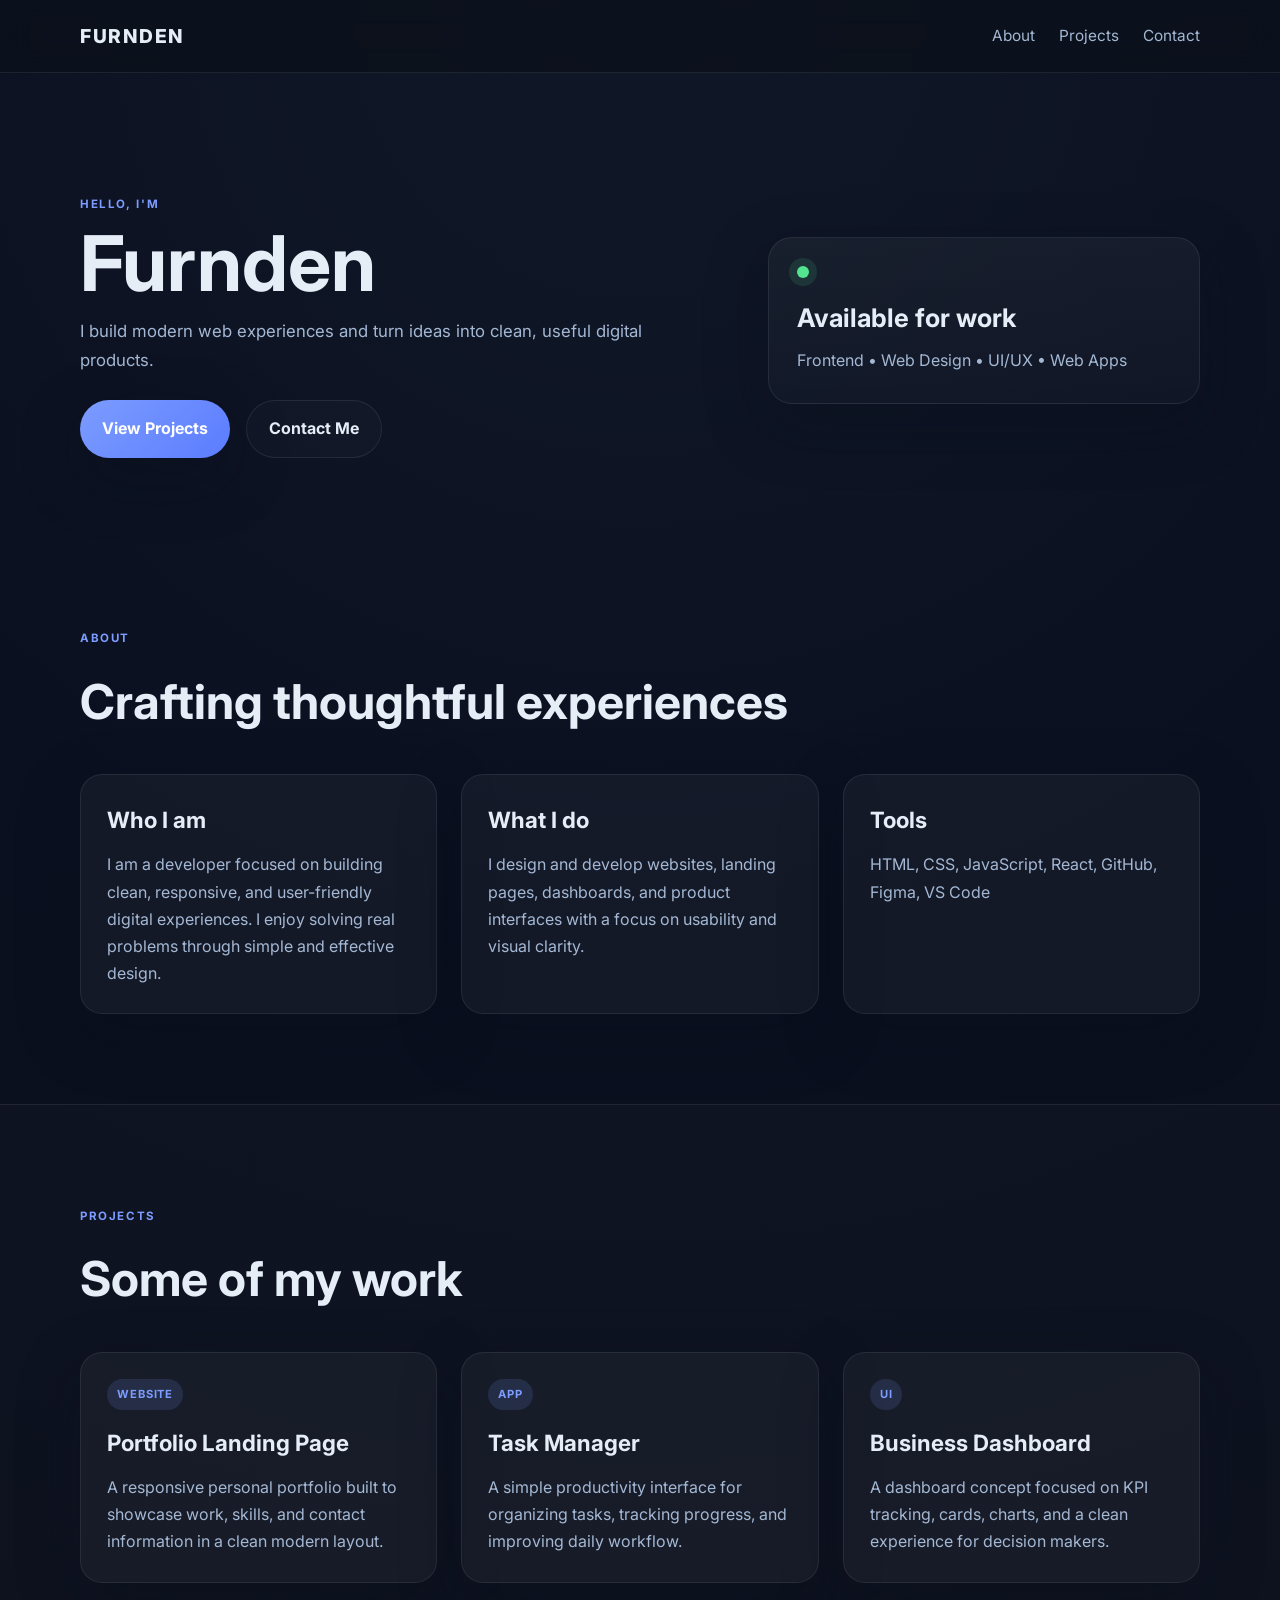
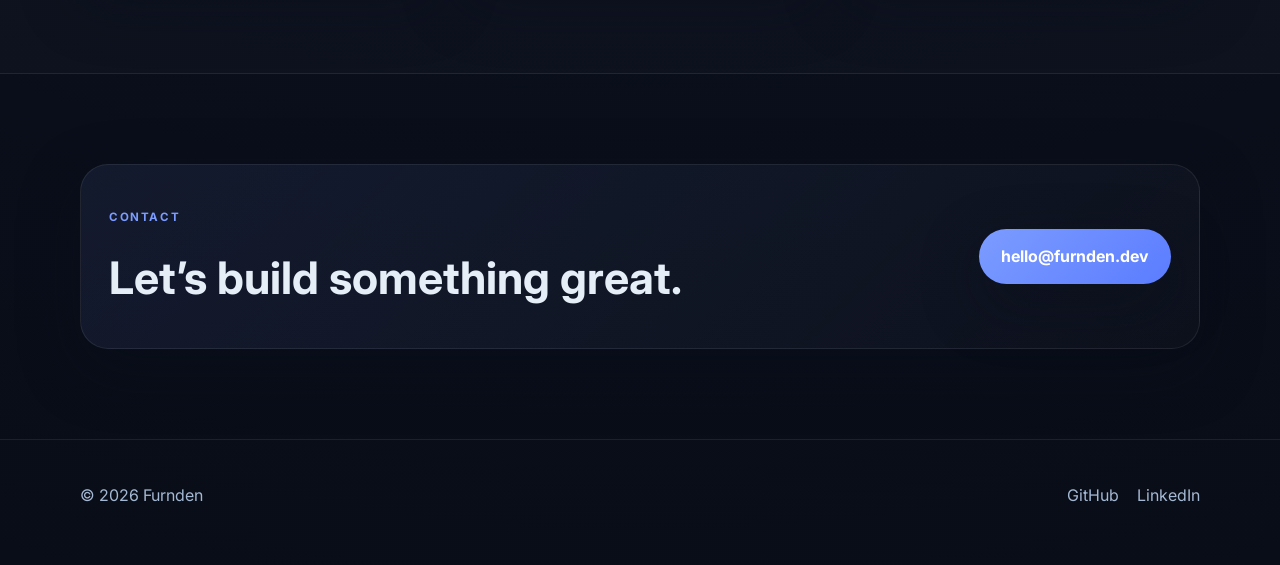
<file: index.html>
<!DOCTYPE html>
<html lang="en">
  <head>
    <meta charset="UTF-8" />
    <meta name="viewport" content="width=device-width, initial-scale=1.0" />
    <title>Furnden | Portfolio</title>
    <meta
      name="description"
      content="Personal portfolio website for Furnden"
    />
    <link rel="preconnect" href="https://fonts.googleapis.com" />
    <link rel="preconnect" href="https://fonts.gstatic.com" crossorigin />
    <link
      href="https://fonts.googleapis.com/css2?family=Inter:wght@400;500;600;700;800&display=swap"
      rel="stylesheet"
    />
    <link rel="stylesheet" href="style.css" />
  </head>
  <body>
    <header class="site-header">
      <div class="container nav">
        <div class="brand">Furnden</div>
        <nav class="nav-links">
          <a href="#about">About</a>
          <a href="#projects">Projects</a>
          <a href="#contact">Contact</a>
        </nav>
      </div>
    </header>

    <main>
      <section class="hero">
        <div class="container hero-content">
          <div class="hero-text">
            <p class="eyebrow">Hello, I'm</p>
            <h1>Furnden</h1>
            <p class="subtitle">
              I build modern web experiences and turn ideas into clean,
              useful digital products.
            </p>
            <div class="cta-row">
              <a class="btn btn-primary" href="#projects">View Projects</a>
              <a class="btn btn-secondary" href="#contact">Contact Me</a>
            </div>
          </div>
          <div class="hero-card">
            <div class="status-dot"></div>
            <h3>Available for work</h3>
            <p>Frontend • Web Design • UI/UX • Web Apps</p>
          </div>
        </div>
      </section>

      <section id="about" class="section">
        <div class="container">
          <div class="section-heading">
            <p class="eyebrow">About</p>
            <h2>Crafting thoughtful experiences</h2>
          </div>
          <div class="about-grid">
            <div class="about-card">
              <h3>Who I am</h3>
              <p>
                I am a developer focused on building clean, responsive,
                and user-friendly digital experiences. I enjoy solving real
                problems through simple and effective design.
              </p>
            </div>
            <div class="about-card">
              <h3>What I do</h3>
              <p>
                I design and develop websites, landing pages, dashboards,
                and product interfaces with a focus on usability and visual
                clarity.
              </p>
            </div>
            <div class="about-card">
              <h3>Tools</h3>
              <p>HTML, CSS, JavaScript, React, GitHub, Figma, VS Code</p>
            </div>
          </div>
        </div>
      </section>

      <section id="projects" class="section alt">
        <div class="container">
          <div class="section-heading">
            <p class="eyebrow">Projects</p>
            <h2>Some of my work</h2>
          </div>

          <div class="project-grid">
            <article class="project-card">
              <div class="project-badge">Website</div>
              <h3>Portfolio Landing Page</h3>
              <p>
                A responsive personal portfolio built to showcase work,
                skills, and contact information in a clean modern layout.
              </p>
            </article>

            <article class="project-card">
              <div class="project-badge">App</div>
              <h3>Task Manager</h3>
              <p>
                A simple productivity interface for organizing tasks,
                tracking progress, and improving daily workflow.
              </p>
            </article>

            <article class="project-card">
              <div class="project-badge">UI</div>
              <h3>Business Dashboard</h3>
              <p>
                A dashboard concept focused on KPI tracking, cards,
                charts, and a clean experience for decision makers.
              </p>
            </article>
          </div>
        </div>
      </section>

      <section id="contact" class="section contact">
        <div class="container contact-box">
          <div>
            <p class="eyebrow">Contact</p>
            <h2>Let’s build something great.</h2>
          </div>
          <a class="btn btn-primary" href="mailto:hello@furnden.dev">hello@furnden.dev</a>
        </div>
      </section>
    </main>

    <footer class="site-footer">
      <div class="container footer-content">
        <p>© 2026 Furnden</p>
        <div class="socials">
          <a href="https://github.com/furnden125" target="_blank" rel="noreferrer">GitHub</a>
          <a href="https://www.linkedin.com" target="_blank" rel="noreferrer">LinkedIn</a>
        </div>
      </div>
    </footer>

    <script src="script.js"></script>
  </body>
</html>
</file>
<file: style.css>
* {
  box-sizing: border-box;
}

:root {
  --bg: #0b1020;
  --bg-soft: #121a2b;
  --panel: rgba(255, 255, 255, 0.04);
  --text: #e5edf7;
  --muted: #a4b8d4;
  --primary: #7c9cff;
  --primary-strong: #5b7cff;
  --line: rgba(255, 255, 255, 0.08);
  --shadow: 0 20px 60px rgba(10, 14, 26, 0.35);
}

html {
  scroll-behavior: smooth;
}

body {
  margin: 0;
  font-family: "Inter", sans-serif;
  background: radial-gradient(circle at top, #101827 0%, var(--bg) 42%, #090d17 100%);
  color: var(--text);
  line-height: 1.7;
}

img {
  max-width: 100%;
  display: block;
}

a {
  color: inherit;
  text-decoration: none;
}

.container {
  width: min(1120px, calc(100% - 32px));
  margin: 0 auto;
}

.site-header {
  position: sticky;
  top: 0;
  z-index: 50;
  backdrop-filter: blur(14px);
  background: rgba(10, 15, 24, 0.6);
  border-bottom: 1px solid var(--line);
}

.nav {
  display: flex;
  justify-content: space-between;
  align-items: center;
  min-height: 72px;
}

.brand {
  font-size: 1.2rem;
  font-weight: 800;
  letter-spacing: 0.08em;
  text-transform: uppercase;
}

.nav-links {
  display: flex;
  gap: 24px;
  color: var(--muted);
  font-size: 0.96rem;
}

.nav-links a:hover {
  color: var(--text);
}

.hero {
  padding: 110px 0 70px;
}

.hero-content {
  display: grid;
  grid-template-columns: 1.2fr 0.8fr;
  align-items: center;
  gap: 40px;
}

.eyebrow {
  color: var(--primary);
  text-transform: uppercase;
  letter-spacing: 0.14em;
  font-weight: 700;
  font-size: 0.72rem;
  margin-bottom: 12px;
}

.hero-text h1 {
  font-size: clamp(2.8rem, 6vw, 5rem);
  line-height: 0.98;
  margin: 0 0 16px;
}

.subtitle {
  max-width: 620px;
  color: var(--muted);
  font-size: 1.05rem;
  margin: 0 0 26px;
}

.cta-row {
  display: flex;
  flex-wrap: wrap;
  gap: 16px;
}

.btn {
  display: inline-flex;
  align-items: center;
  justify-content: center;
  border-radius: 999px;
  padding: 14px 22px;
  font-weight: 700;
  transition: transform 0.2s ease, opacity 0.2s ease;
}

.btn:hover {
  transform: translateY(-1px);
}

.btn-primary {
  background: linear-gradient(135deg, var(--primary), var(--primary-strong));
  color: white;
  box-shadow: var(--shadow);
}

.btn-secondary {
  border: 1px solid var(--line);
  color: var(--text);
  background: rgba(255, 255, 255, 0.02);
}

.hero-card {
  background: linear-gradient(180deg, rgba(255,255,255,0.04), rgba(255,255,255,0.02));
  border: 1px solid var(--line);
  border-radius: 24px;
  padding: 28px;
  box-shadow: var(--shadow);
}

.status-dot {
  width: 12px;
  height: 12px;
  background: #54e38e;
  border-radius: 50%;
  box-shadow: 0 0 0 8px rgba(84, 227, 142, 0.12);
  margin-bottom: 18px;
}

.hero-card h3 {
  margin: 0 0 8px;
  font-size: 1.6rem;
}

.hero-card p {
  margin: 0;
  color: var(--muted);
}

.section {
  padding: 90px 0;
}

.alt {
  background: rgba(255, 255, 255, 0.015);
  border-top: 1px solid var(--line);
  border-bottom: 1px solid var(--line);
}

.section-heading {
  margin-bottom: 32px;
}

.section-heading h2 {
  margin: 0;
  font-size: clamp(2rem, 5vw, 3rem);
}

.about-grid,
.project-grid {
  display: grid;
  grid-template-columns: repeat(3, minmax(0, 1fr));
  gap: 24px;
}

.about-card,
.project-card {
  background: var(--panel);
  border: 1px solid var(--line);
  border-radius: 22px;
  padding: 26px;
  box-shadow: var(--shadow);
}

.about-card h3,
.project-card h3 {
  margin-top: 0;
  margin-bottom: 12px;
  font-size: 1.4rem;
}

.about-card p,
.project-card p {
  margin: 0;
  color: var(--muted);
}

.project-badge {
  display: inline-block;
  padding: 6px 10px;
  border-radius: 999px;
  background: rgba(124, 156, 255, 0.14);
  color: var(--primary);
  font-weight: 700;
  font-size: 0.7rem;
  text-transform: uppercase;
  letter-spacing: 0.08em;
  margin-bottom: 14px;
}

.contact-box {
  display: flex;
  justify-content: space-between;
  align-items: center;
  gap: 20px;
  background: linear-gradient(135deg, rgba(124, 156, 255, 0.09), rgba(255, 255, 255, 0.02));
  border: 1px solid var(--line);
  border-radius: 28px;
  padding: 32px 28px;
  box-shadow: var(--shadow);
}

.contact-box h2 {
  margin: 0;
  font-size: clamp(1.8rem, 4vw, 2.8rem);
}

.site-footer {
  padding: 26px 0 40px;
  border-top: 1px solid var(--line);
}

.footer-content {
  display: flex;
  justify-content: space-between;
  align-items: center;
  gap: 20px;
  color: var(--muted);
}

.socials {
  display: flex;
  gap: 18px;
}

@media (max-width: 820px) {
  .hero-content,
  .about-grid,
  .project-grid,
  .contact-box {
    grid-template-columns: 1fr;
    display: block;
  }

  .nav {
    flex-direction: column;
    justify-content: center;
    padding: 14px 0;
    gap: 10px;
  }

  .nav-links {
    gap: 14px;
    flex-wrap: wrap;
    justify-content: center;
  }

  .hero {
    padding-top: 80px;
  }

  .contact-box {
    text-align: center;
  }

  .footer-content {
    flex-direction: column;
    text-align: center;
  }
}
</file>
